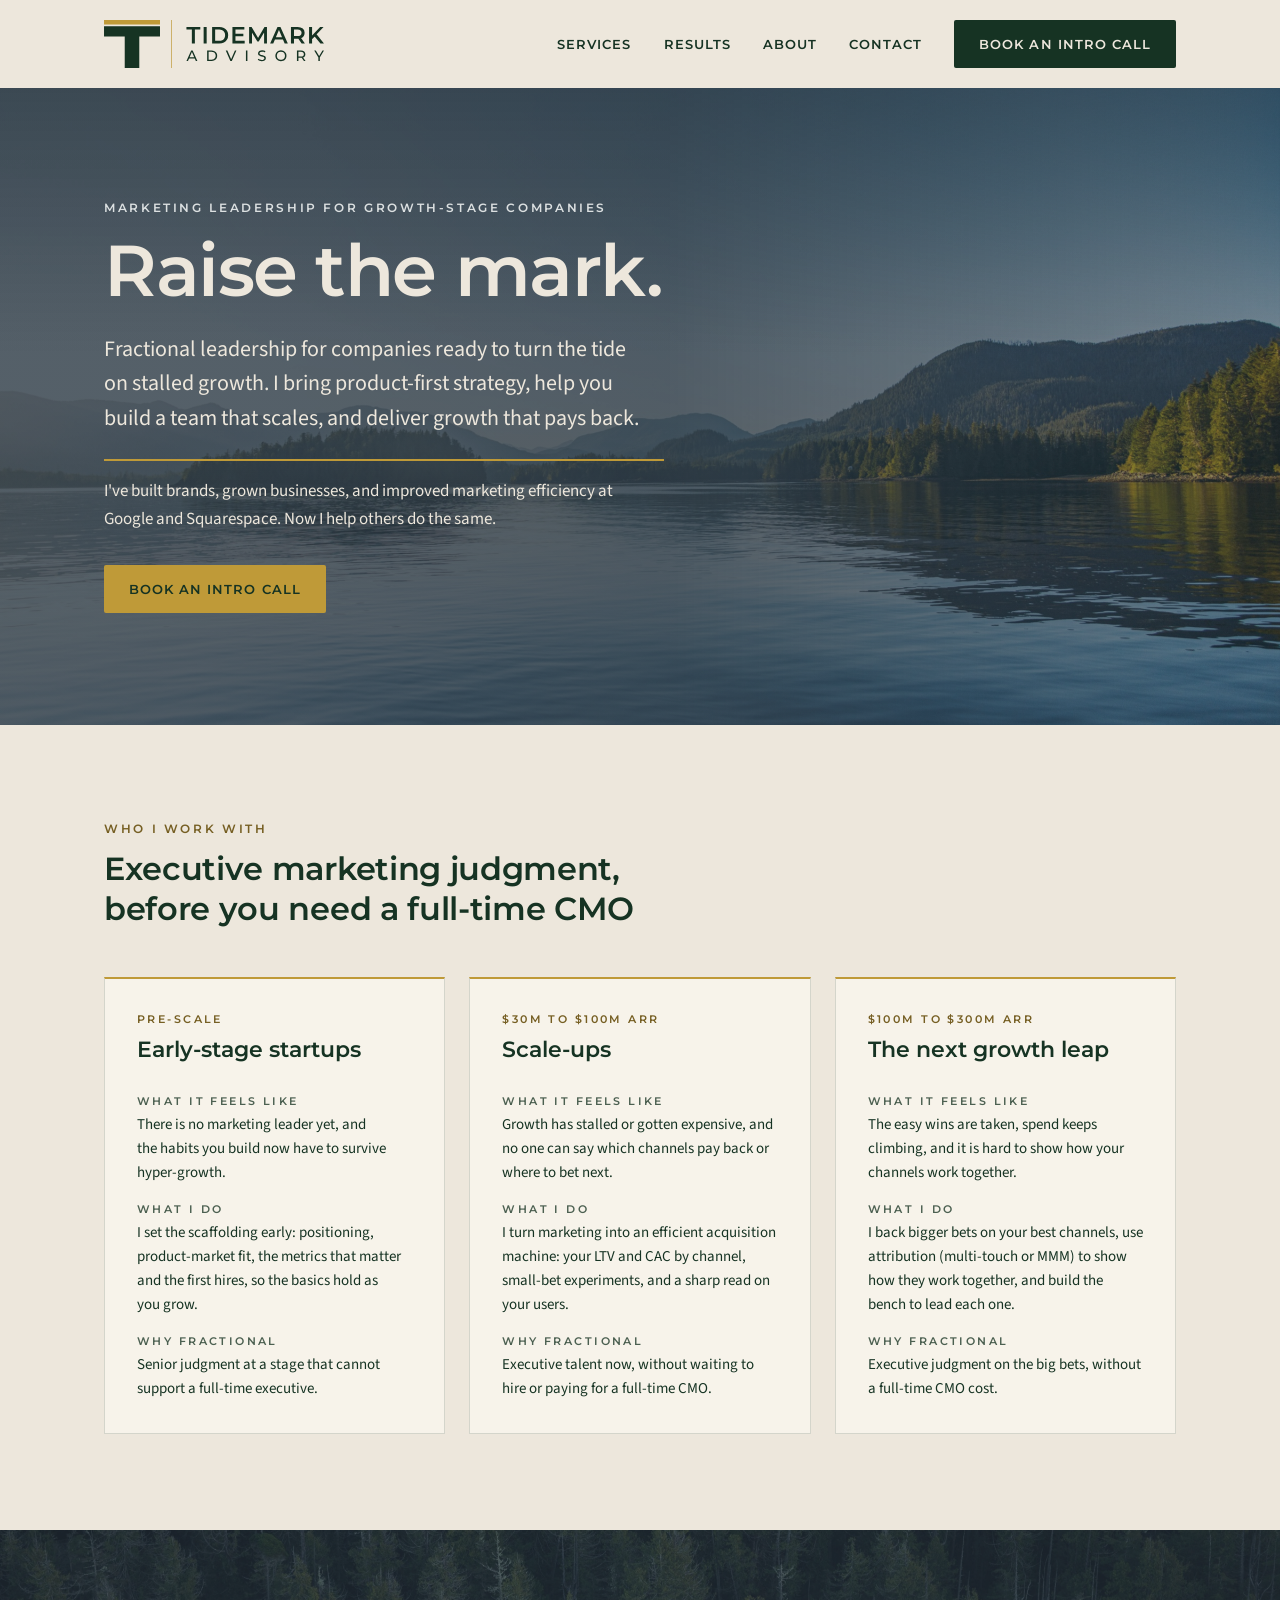
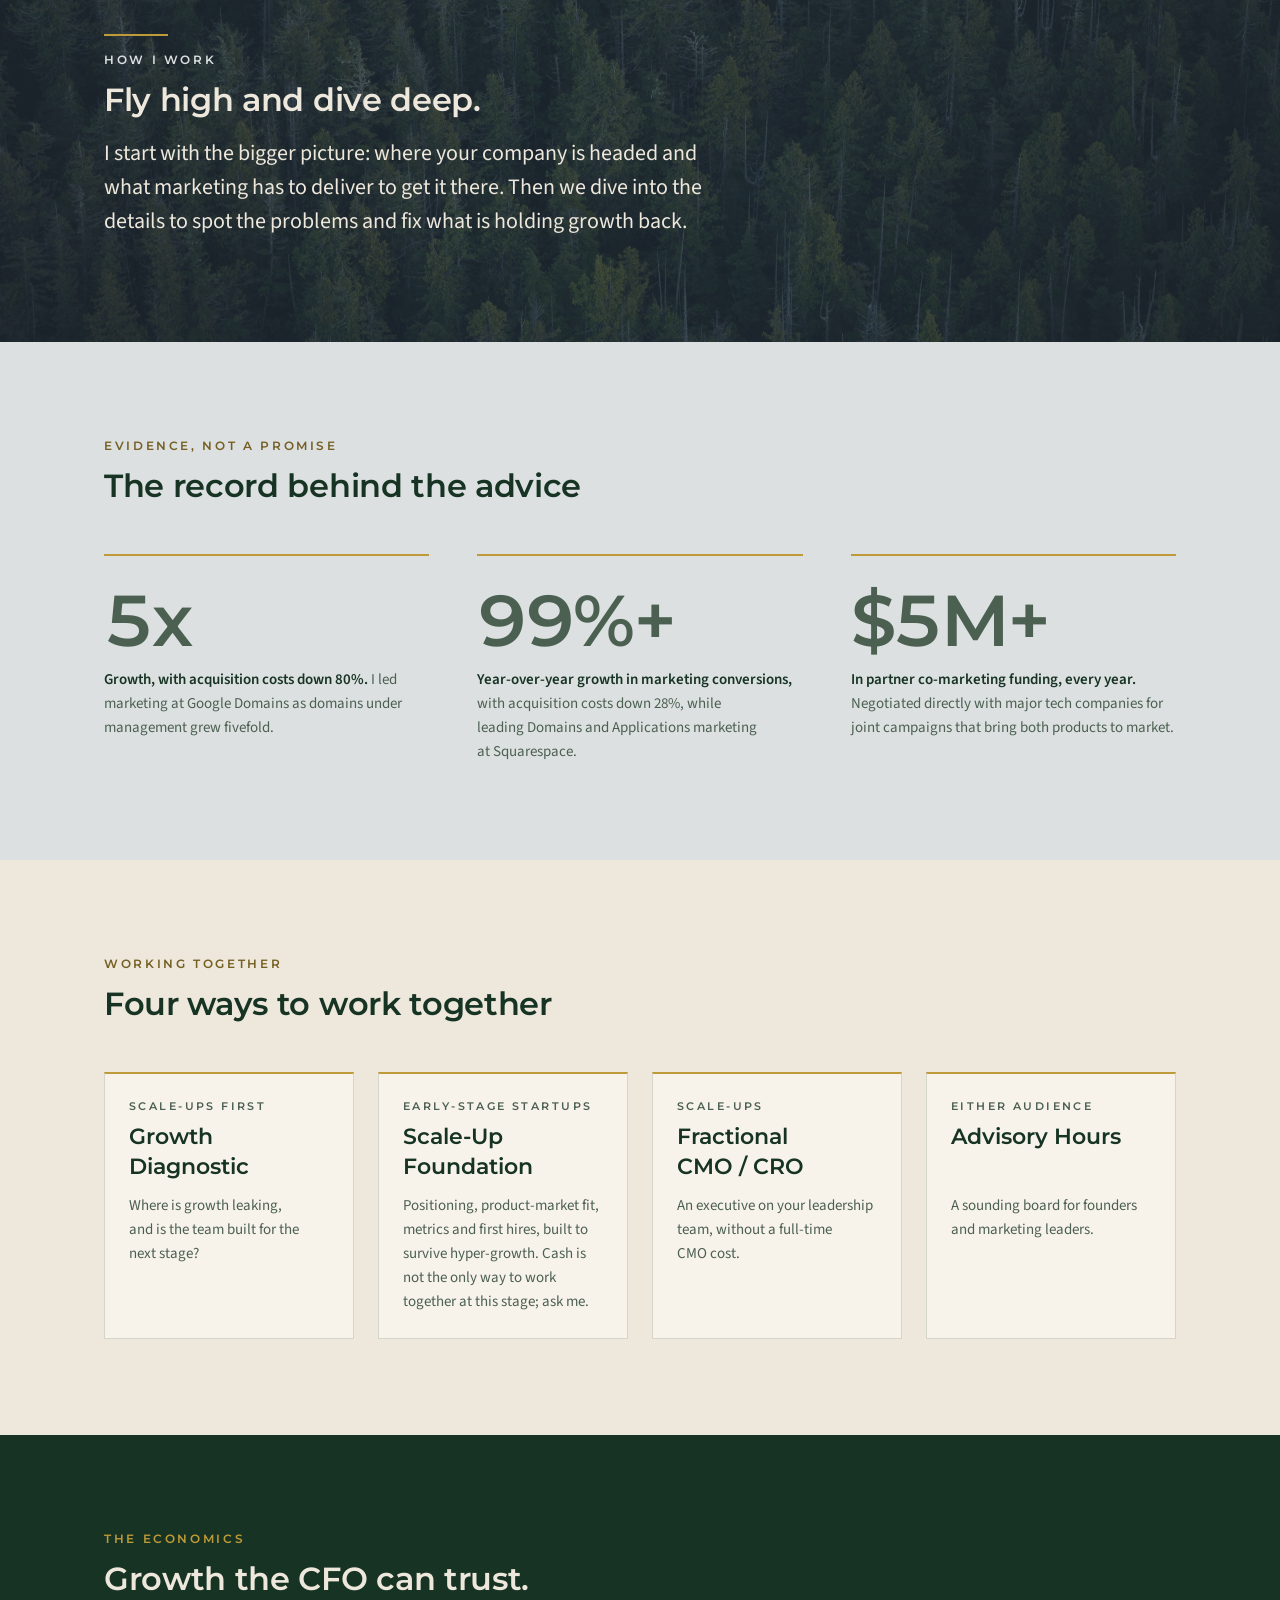
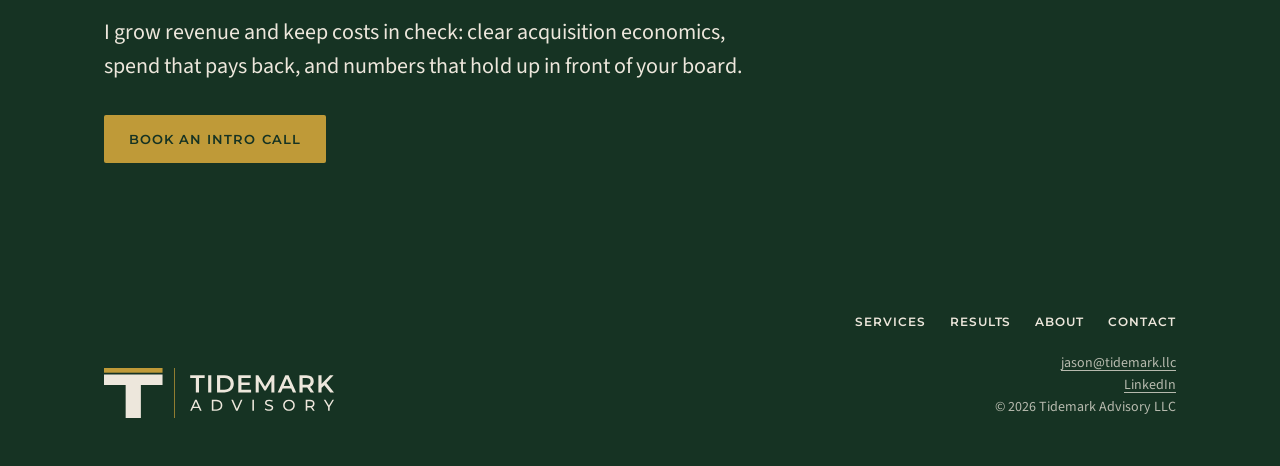
<file: index.html>
<!doctype html>
<html lang="en">
<head>
<meta charset="utf-8">
<meta name="viewport" content="width=device-width, initial-scale=1">
<title>Tidemark Advisory | Fractional CMO for Growth-Stage Companies</title>
<meta name="description" content="Fractional marketing leadership for companies ready to turn the tide on stalled growth. Product-first strategy, help building a team that scales, and growth that pays back.">
<link rel="canonical" href="https://tidemark.llc/">
<meta property="og:type" content="website">
<meta property="og:site_name" content="Tidemark Advisory">
<meta property="og:title" content="Tidemark Advisory | Fractional CMO for Growth-Stage Companies">
<meta property="og:description" content="Fractional marketing leadership for companies ready to turn the tide on stalled growth. Product-first strategy, help building a team that scales, and growth that pays back.">
<meta property="og:url" content="https://tidemark.llc/">
<meta property="og:image" content="https://tidemark.llc/assets/img/og-image.png">
<meta name="twitter:card" content="summary_large_image">
<link rel="icon" href="favicon.svg" type="image/svg+xml">
<link rel="icon" href="favicon-32.png" sizes="32x32" type="image/png">
<link rel="icon" href="favicon-16.png" sizes="16x16" type="image/png">
<link rel="apple-touch-icon" href="apple-touch-icon.png">
<link rel="manifest" href="site.webmanifest">
<meta name="theme-color" content="#163323" media="(prefers-color-scheme: light)">
<meta name="theme-color" content="#0E1A14" media="(prefers-color-scheme: dark)">
<link rel="preload" href="assets/fonts/Montserrat-Variable.woff2" as="font" type="font/woff2" crossorigin>
<link rel="preload" href="assets/fonts/SourceSans3-Variable.woff2" as="font" type="font/woff2" crossorigin>
<link rel="stylesheet" href="assets/css/site.css">
<script>document.documentElement.classList.add("js")</script>
<script src="assets/js/site.js" defer></script>
</head>
<body>
<a class="skip" href="#main">Skip to content</a>
<header class="site-header">
  <div class="wrap">
    <a class="brand" href="index.html"><picture><source media="(prefers-color-scheme: dark)" srcset="assets/img/tidemark-horizontal-reversed.svg"><img src="assets/img/tidemark-horizontal-color.svg" width="220" height="48" alt="Tidemark Advisory, home"></picture></a>
    <nav class="site-nav" aria-label="Main">
      <ul><li><a href="services.html">Services</a></li><li><a href="results.html">Results</a></li><li><a href="about.html">About</a></li><li><a href="contact.html">Contact</a></li></ul>
      <a class="btn btn-primary" href="contact.html">Book an intro call</a>
    </nav>
  </div>
</header>
<main id="main">

<section class="photo hero">
  <div class="shot"><img src="assets/img/photos/hero.jpg" width="2400" height="1600" alt=""></div>
  <div class="veil"></div>
  <div class="inner wrap">
    <p class="eyebrow">Marketing leadership for growth-stage companies</p>
    <h1 class="display">Raise the mark.</h1>
    <p class="lead">Fractional leadership for companies ready to turn the tide on stalled growth. I bring product-first strategy, help you build a team that scales, and deliver growth that pays back.</p>
    <p class="support">I've built brands, grown businesses, and improved marketing efficiency at Google and Squarespace. Now I help others do the same.</p>
    <p class="cta"><a class="btn btn-accent" href="contact.html">Book an intro call</a></p>
  </div>
</section>

<section class="section">
  <div class="wrap">
    <p class="eyebrow">Who I work with</p>
    <h2 class="h2">Executive marketing judgment, before you need a full-time CMO</h2>
    <div class="audiences">
      <article class="card">
        <p class="eyebrow sm">Pre-scale</p>
        <h3 class="h3">Early-stage startups</h3>
        <dl class="body-sm">
          <dt>What it feels like</dt><dd>There is no marketing leader yet, and the habits you build now have to survive hyper-growth.</dd>
          <dt>What I do</dt><dd>I set the scaffolding early: positioning, product-market fit, the metrics that matter and the first hires, so the basics hold as you grow.</dd>
          <dt>Why fractional</dt><dd>Senior judgment at a stage that cannot support a full-time executive.</dd>
        </dl>
      </article>
      <article class="card">
        <p class="eyebrow sm">$30M to $100M ARR</p>
        <h3 class="h3">Scale-ups</h3>
        <dl class="body-sm">
          <dt>What it feels like</dt><dd>Growth has stalled or gotten expensive, and no one can say which channels pay back or where to bet next.</dd>
          <dt>What I do</dt><dd>I turn marketing into an efficient acquisition machine: your LTV and CAC by channel, small-bet experiments, and a sharp read on your users.</dd>
          <dt>Why fractional</dt><dd>Executive talent now, without waiting to hire or paying for a full-time CMO.</dd>
        </dl>
      </article>
      <article class="card">
        <p class="eyebrow sm">$100M to $300M ARR</p>
        <h3 class="h3">The next growth leap</h3>
        <dl class="body-sm">
          <dt>What it feels like</dt><dd>The easy wins are taken, spend keeps climbing, and it is hard to show how your channels work together.</dd>
          <dt>What I do</dt><dd>I back bigger bets on your best channels, use attribution (multi-touch or MMM) to show how they work together, and build the bench to lead each one.</dd>
          <dt>Why fractional</dt><dd>Executive judgment on the big bets, without a full-time CMO cost.</dd>
        </dl>
      </article>
    </div>
  </div>
</section>

<section class="photo photoband">
  <div class="shot"><img src="assets/img/photos/forest-canopy.jpg" width="2400" height="1600" alt="" loading="lazy"></div>
  <div class="veil"></div>
  <div class="inner wrap">
    <div class="rule"></div>
    <p class="eyebrow">How I work</p>
    <h2 class="h2">Fly high and dive deep.</h2>
    <p class="lead">I start with the bigger picture: where your company is headed and what marketing has to deliver to get it there. Then we dive into the details to spot the problems and fix what is holding growth back.</p>
  </div>
</section>

<section class="section cool">
  <div class="wrap">
    <p class="eyebrow">Evidence, not a promise</p>
    <h2 class="h2">The record behind the advice</h2>
    <div class="stats">
      <div class="stat"><p class="figure">5x</p><p class="body-sm"><b>Growth, with acquisition costs down 80%.</b> I led marketing at Google Domains as domains under management grew fivefold.</p></div>
      <div class="stat"><p class="figure">100%+</p><p class="body-sm"><b>Year-over-year growth in marketing conversions,</b> with acquisition costs down 28%, while leading Domains and Applications marketing at Squarespace.</p></div>
      <div class="stat"><p class="figure">$5M+</p><p class="body-sm"><b>In partner co-marketing funding, every year.</b> Negotiated directly with major tech companies for joint campaigns that bring both products to market.</p></div>
    </div>
  </div>
</section>

<section class="section">
  <div class="wrap">
    <p class="eyebrow">Working together</p>
    <h2 class="h2">Four ways to work together</h2>
    <div class="offers">
      <article class="card"><p class="eyebrow sm">Scale-ups first</p><h3 class="h3">Growth Diagnostic</h3><p class="body-sm">Where is growth leaking, and is the team built for the next stage?</p></article>
      <article class="card"><p class="eyebrow sm">Early-stage startups</p><h3 class="h3">Scale-Up Foundation</h3><p class="body-sm">Positioning, product-market fit, metrics and first hires, built to survive hyper-growth. Cash is not the only way to work together at this stage; ask me.</p></article>
      <article class="card"><p class="eyebrow sm">Scale-ups</p><h3 class="h3">Fractional CMO / CRO</h3><p class="body-sm">An executive on your leadership team, without a full-time CMO cost.</p></article>
      <article class="card"><p class="eyebrow sm">Either audience</p><h3 class="h3">Advisory Hours</h3><p class="body-sm">A sounding board for founders and marketing leaders.</p></article>
    </div>
  </div>
</section>

<section class="band">
  <div class="wrap">
    <p class="eyebrow">The economics</p>
    <h2 class="h2">Growth the CFO can trust.</h2>
    <p class="lead">I grow revenue and keep costs in check: clear acquisition economics, spend that pays back, and numbers that hold up in front of your board.</p>
    <a class="btn btn-accent" href="contact.html">Book an intro call</a>
  </div>
</section>
</main>
<footer class="site-footer">
  <div class="wrap">
    <a href="index.html"><img src="assets/img/tidemark-horizontal-reversed.svg" width="230" height="50" alt="Tidemark Advisory"></a>
    <div class="meta">
      <ul><li><a href="services.html">Services</a></li><li><a href="results.html">Results</a></li><li><a href="about.html">About</a></li><li><a href="contact.html">Contact</a></li></ul>
      <p><a href="mailto:jason@tidemark.llc">jason@tidemark.llc</a><br><a href="https://www.linkedin.com/in/jasonsanio" target="_blank" rel="noopener noreferrer" aria-label="Jason Sanio on LinkedIn (opens in a new tab)">LinkedIn</a><br>© 2026 Tidemark Advisory LLC</p>
    </div>
  </div>
</footer>
  <!-- Cloudflare Web Analytics --><script defer src='https://static.cloudflareinsights.com/beacon.min.js' data-cf-beacon='{"token": "929f76ebe7434eb6bf76ff28fde62afd"}'></script><!-- End Cloudflare Web Analytics -->
</body>
</html>
</file>
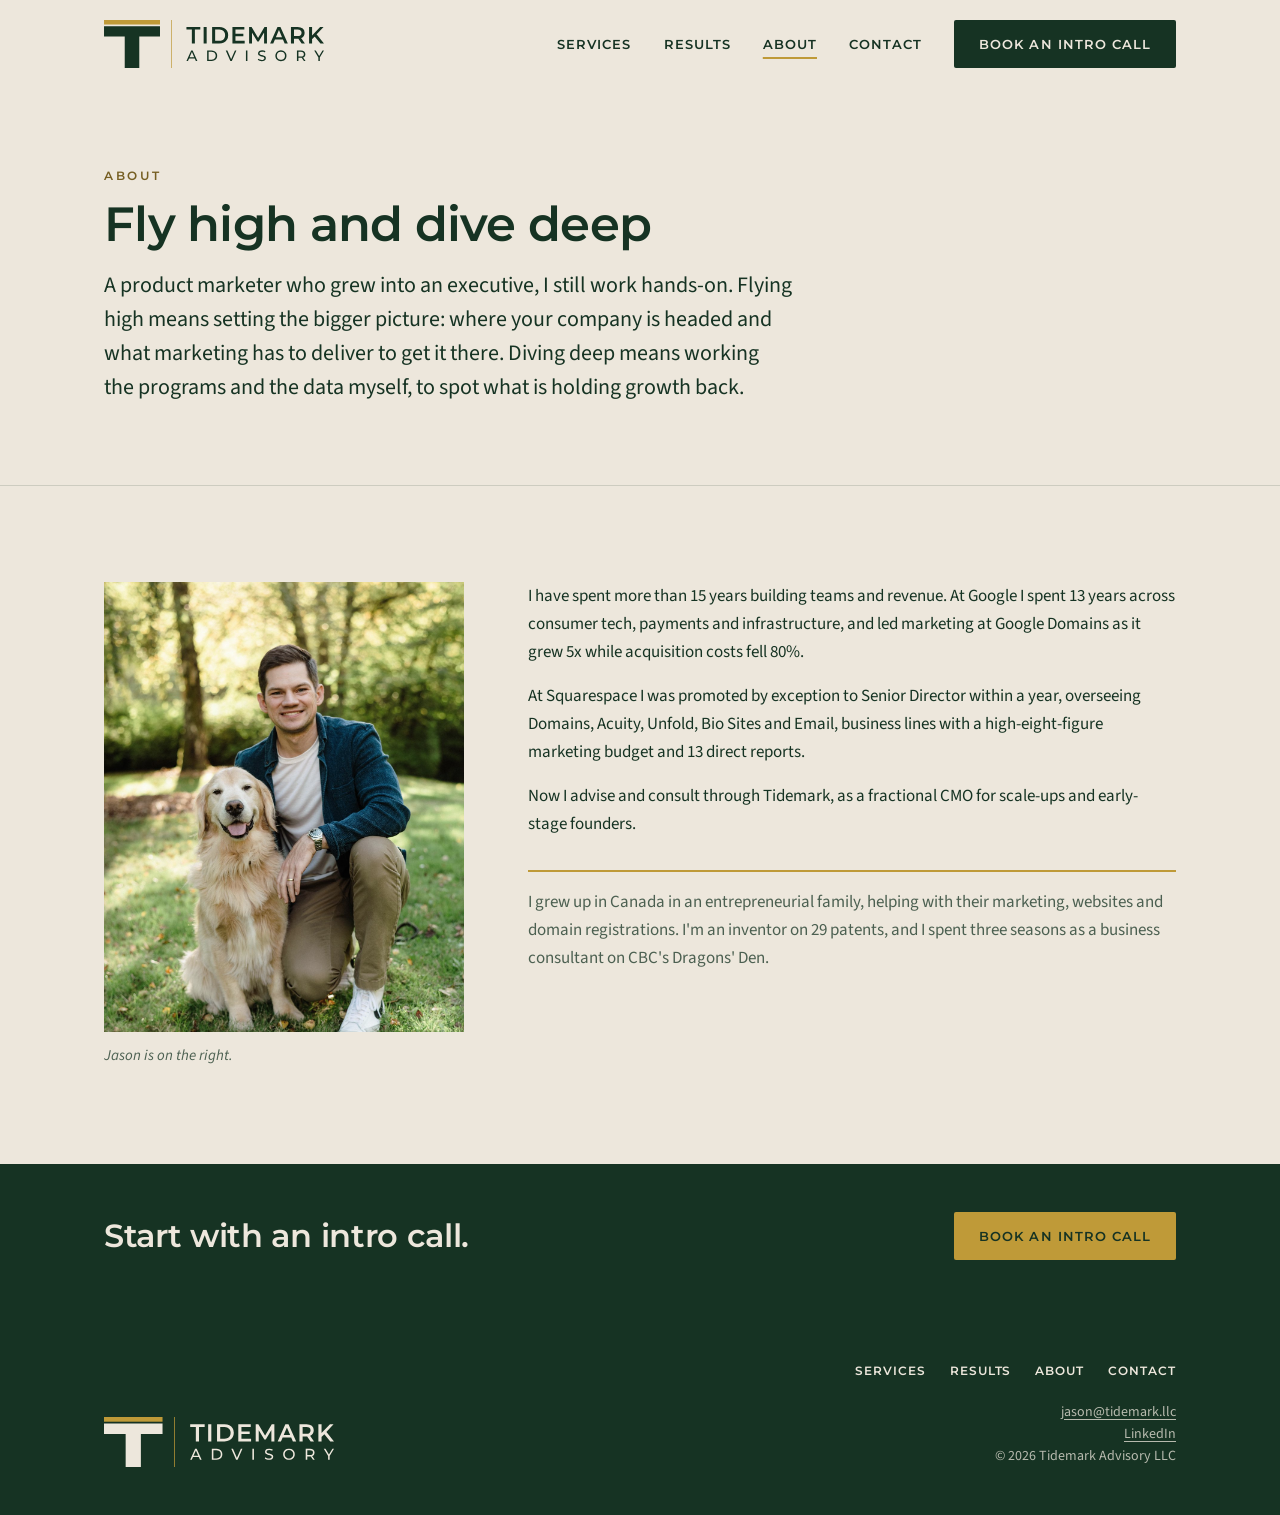
<file: about.html>
<!doctype html>
<html lang="en">
<head>
<meta charset="utf-8">
<meta name="viewport" content="width=device-width, initial-scale=1">
<title>About Jason Sanio | Tidemark Advisory</title>
<meta name="description" content="Jason Sanio is a product-first fractional CMO: 13 years at Google, Senior Director at Squarespace, and now advising scale-ups and early-stage founders through Tidemark.">
<link rel="canonical" href="https://tidemark.llc/about.html">
<meta property="og:type" content="website">
<meta property="og:site_name" content="Tidemark Advisory">
<meta property="og:title" content="About Jason Sanio | Tidemark Advisory">
<meta property="og:description" content="Jason Sanio is a product-first fractional CMO: 13 years at Google, Senior Director at Squarespace, and now advising scale-ups and early-stage founders through Tidemark.">
<meta property="og:url" content="https://tidemark.llc/about.html">
<meta property="og:image" content="https://tidemark.llc/assets/img/og-image.png">
<meta name="twitter:card" content="summary_large_image">
<link rel="icon" href="favicon.svg" type="image/svg+xml">
<link rel="icon" href="favicon-32.png" sizes="32x32" type="image/png">
<link rel="icon" href="favicon-16.png" sizes="16x16" type="image/png">
<link rel="apple-touch-icon" href="apple-touch-icon.png">
<link rel="manifest" href="site.webmanifest">
<meta name="theme-color" content="#163323" media="(prefers-color-scheme: light)">
<meta name="theme-color" content="#0E1A14" media="(prefers-color-scheme: dark)">
<link rel="preload" href="assets/fonts/Montserrat-Variable.woff2" as="font" type="font/woff2" crossorigin>
<link rel="preload" href="assets/fonts/SourceSans3-Variable.woff2" as="font" type="font/woff2" crossorigin>
<link rel="stylesheet" href="assets/css/site.css">
<script>document.documentElement.classList.add("js")</script>
<script src="assets/js/site.js" defer></script>
</head>
<body>
<a class="skip" href="#main">Skip to content</a>
<header class="site-header">
  <div class="wrap">
    <a class="brand" href="index.html"><picture><source media="(prefers-color-scheme: dark)" srcset="assets/img/tidemark-horizontal-reversed.svg"><img src="assets/img/tidemark-horizontal-color.svg" width="220" height="48" alt="Tidemark Advisory, home"></picture></a>
    <nav class="site-nav" aria-label="Main">
      <ul><li><a href="services.html">Services</a></li><li><a href="results.html">Results</a></li><li><a href="about.html" aria-current="page">About</a></li><li><a href="contact.html">Contact</a></li></ul>
      <a class="btn btn-primary" href="contact.html">Book an intro call</a>
    </nav>
  </div>
</header>
<main id="main">

<section class="page-head">
  <div class="wrap">
    <p class="eyebrow">About</p>
    <h1 class="h1">Fly high and dive deep</h1>
    <p class="lead">A product marketer who grew into an executive, I still work hands-on. Flying high means setting the bigger picture: where your company is headed and what marketing has to deliver to get it there. Diving deep means working the programs and the data myself, to spot what is holding growth back.</p>
  </div>
</section>
<section class="section">
  <div class="wrap about">
    <figure class="side">
      <img class="candid" src="assets/img/jason-sanio-outdoors.jpg" width="1200" height="1800" alt="Jason Sanio outdoors with his golden retriever, Theo">
      <figcaption class="body-sm">Jason is on the right.</figcaption>
    </figure>
    <div class="bio">
      <p>I have spent more than 15 years building teams and revenue. At Google I spent 13 years across consumer tech, payments and infrastructure, and led marketing at Google Domains as it grew 5x while acquisition costs fell 80%.</p>
      <p>At Squarespace I was promoted by exception to Senior Director within a year, overseeing Domains, Acuity, Unfold, Bio Sites and Email, business lines with a high-eight-figure marketing budget and 13 direct reports.</p>
      <p>Now I advise and consult through Tidemark, as a fractional CMO for scale-ups and early-stage founders.</p>
      <p class="fun">I grew up in Canada in an entrepreneurial family, helping with their marketing, websites and domain registrations. I'm an inventor on 29 patents, and I spent three seasons as a business consultant on CBC's Dragons' Den.</p>
    </div>
  </div>
</section>
<section class="band slim">
  <div class="wrap"><h2 class="h2">Start with an intro call.</h2><a class="btn btn-accent" href="contact.html">Book an intro call</a></div>
</section>
</main>
<footer class="site-footer">
  <div class="wrap">
    <a href="index.html"><img src="assets/img/tidemark-horizontal-reversed.svg" width="230" height="50" alt="Tidemark Advisory"></a>
    <div class="meta">
      <ul><li><a href="services.html">Services</a></li><li><a href="results.html">Results</a></li><li><a href="about.html">About</a></li><li><a href="contact.html">Contact</a></li></ul>
      <p><a href="mailto:jason@tidemark.llc">jason@tidemark.llc</a><br><a href="https://www.linkedin.com/in/jasonsanio" target="_blank" rel="noopener noreferrer" aria-label="Jason Sanio on LinkedIn (opens in a new tab)">LinkedIn</a><br>© 2026 Tidemark Advisory LLC</p>
    </div>
  </div>
</footer>
  <!-- Cloudflare Web Analytics --><script defer src='https://static.cloudflareinsights.com/beacon.min.js' data-cf-beacon='{"token": "929f76ebe7434eb6bf76ff28fde62afd"}'></script><!-- End Cloudflare Web Analytics -->
</body>
</html>
</file>
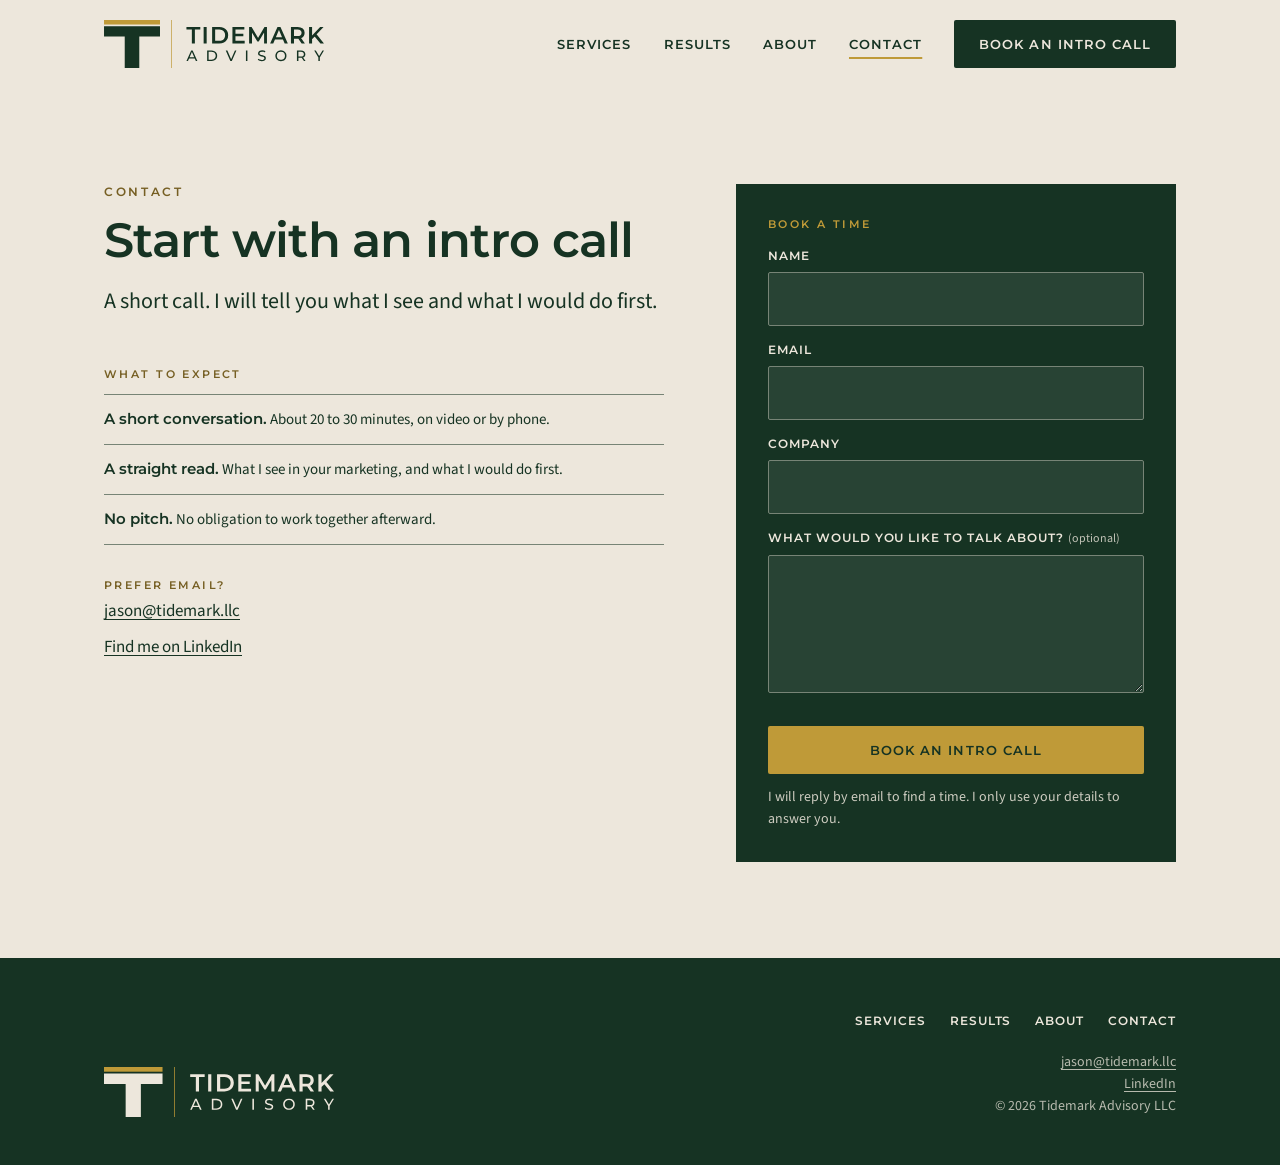
<file: contact.html>
<!doctype html>
<html lang="en">
<head>
<meta charset="utf-8">
<meta name="viewport" content="width=device-width, initial-scale=1">
<title>Contact | Tidemark Advisory</title>
<meta name="description" content="Book an intro call with Jason Sanio. A short call: what I see, and what I would do first.">
<link rel="canonical" href="https://tidemark.llc/contact.html">
<meta property="og:type" content="website">
<meta property="og:site_name" content="Tidemark Advisory">
<meta property="og:title" content="Contact | Tidemark Advisory">
<meta property="og:description" content="Book an intro call with Jason Sanio. A short call: what I see, and what I would do first.">
<meta property="og:url" content="https://tidemark.llc/contact.html">
<meta property="og:image" content="https://tidemark.llc/assets/img/og-image.png">
<meta name="twitter:card" content="summary_large_image">
<link rel="icon" href="favicon.svg" type="image/svg+xml">
<link rel="icon" href="favicon-32.png" sizes="32x32" type="image/png">
<link rel="icon" href="favicon-16.png" sizes="16x16" type="image/png">
<link rel="apple-touch-icon" href="apple-touch-icon.png">
<link rel="manifest" href="site.webmanifest">
<meta name="theme-color" content="#163323" media="(prefers-color-scheme: light)">
<meta name="theme-color" content="#0E1A14" media="(prefers-color-scheme: dark)">
<link rel="preload" href="assets/fonts/Montserrat-Variable.woff2" as="font" type="font/woff2" crossorigin>
<link rel="preload" href="assets/fonts/SourceSans3-Variable.woff2" as="font" type="font/woff2" crossorigin>
<link rel="stylesheet" href="assets/css/site.css">
<script>document.documentElement.classList.add("js")</script>
<script src="assets/js/site.js" defer></script>
</head>
<body>
<a class="skip" href="#main">Skip to content</a>
<header class="site-header">
  <div class="wrap">
    <a class="brand" href="index.html"><picture><source media="(prefers-color-scheme: dark)" srcset="assets/img/tidemark-horizontal-reversed.svg"><img src="assets/img/tidemark-horizontal-color.svg" width="220" height="48" alt="Tidemark Advisory, home"></picture></a>
    <nav class="site-nav" aria-label="Main">
      <ul><li><a href="services.html">Services</a></li><li><a href="results.html">Results</a></li><li><a href="about.html">About</a></li><li><a href="contact.html" aria-current="page">Contact</a></li></ul>
      <a class="btn btn-primary" href="contact.html">Book an intro call</a>
    </nav>
  </div>
</header>
<main id="main">

<section class="section">
  <div class="wrap contact">
    <div class="intro">
      <div class="intro-head">
      <p class="eyebrow">Contact</p>
      <h1 class="h1">Start with an intro call</h1>
      <p class="lead">A short call. I will tell you what I see and what I would do first.</p>
      </div>
      <div class="expect">
        <p class="eyebrow sm">What to expect</p>
        <ul class="body-sm">
          <li><b>A short conversation.</b> About 20 to 30 minutes, on video or by phone.</li>
          <li><b>A straight read.</b> What I see in your marketing, and what I would do first.</li>
          <li><b>No pitch.</b> No obligation to work together afterward.</li>
        </ul>
      </div>
      <div class="reach reach-d">
        <p class="eyebrow sm">Prefer email?</p>
        <p class="email"><a href="mailto:jason@tidemark.llc">jason@tidemark.llc</a></p>
        <p class="social"><a href="https://www.linkedin.com/in/jasonsanio" target="_blank" rel="noopener noreferrer" aria-label="Jason Sanio on LinkedIn (opens in a new tab)">Find me on LinkedIn</a></p>
      </div>
    </div>
    <div class="book" id="book">
      <p class="eyebrow sm">Book a time</p>
      <form class="intro-form" id="intro-form" action="#" method="post" data-endpoint="https://script.google.com/macros/s/AKfycbw6w2yint3seEdex0EyTMitqxa5xjQocogBJjadYpCclmxHV26YH7_v5OlwnRqFihboAA/exec">
        <p class="field"><label for="f-name">Name</label><input id="f-name" name="name" type="text" autocomplete="name" required maxlength="120"></p>
        <p class="field"><label for="f-email">Email</label><input id="f-email" name="email" type="email" autocomplete="email" required maxlength="200"></p>
        <p class="field"><label for="f-company">Company</label><input id="f-company" name="company" type="text" autocomplete="organization" required maxlength="160"></p>
        <p class="field"><label for="f-topic">What would you like to talk about? <span class="opt">(optional)</span></label><textarea id="f-topic" name="topic" rows="4" maxlength="2000"></textarea></p>
        <p class="field hp" aria-hidden="true"><label for="f-web">Leave this empty</label><input id="f-web" name="website" type="text" tabindex="-1" autocomplete="off"></p>
        <button class="btn btn-accent" type="submit">Book an intro call</button>
        <p class="form-note">I will reply by email to find a time. I only use your details to answer you.</p>
        <p class="form-status" role="status" aria-live="polite"></p>
      </form>
    </div>
    <div class="reach reach-m">
      <p class="eyebrow sm">Prefer email?</p>
      <p class="email"><a href="mailto:jason@tidemark.llc">jason@tidemark.llc</a></p>
      <p class="social"><a href="https://www.linkedin.com/in/jasonsanio" target="_blank" rel="noopener noreferrer" aria-label="Jason Sanio on LinkedIn (opens in a new tab)">Find me on LinkedIn</a></p>
    </div>
  </div>
</section>
</main>
<footer class="site-footer">
  <div class="wrap">
    <a href="index.html"><img src="assets/img/tidemark-horizontal-reversed.svg" width="230" height="50" alt="Tidemark Advisory"></a>
    <div class="meta">
      <ul><li><a href="services.html">Services</a></li><li><a href="results.html">Results</a></li><li><a href="about.html">About</a></li><li><a href="contact.html">Contact</a></li></ul>
      <p><a href="mailto:jason@tidemark.llc">jason@tidemark.llc</a><br><a href="https://www.linkedin.com/in/jasonsanio" target="_blank" rel="noopener noreferrer" aria-label="Jason Sanio on LinkedIn (opens in a new tab)">LinkedIn</a><br>© 2026 Tidemark Advisory LLC</p>
    </div>
  </div>
</footer>
  <!-- Cloudflare Web Analytics --><script defer src='https://static.cloudflareinsights.com/beacon.min.js' data-cf-beacon='{"token": "929f76ebe7434eb6bf76ff28fde62afd"}'></script><!-- End Cloudflare Web Analytics -->
</body>
</html>
</file>
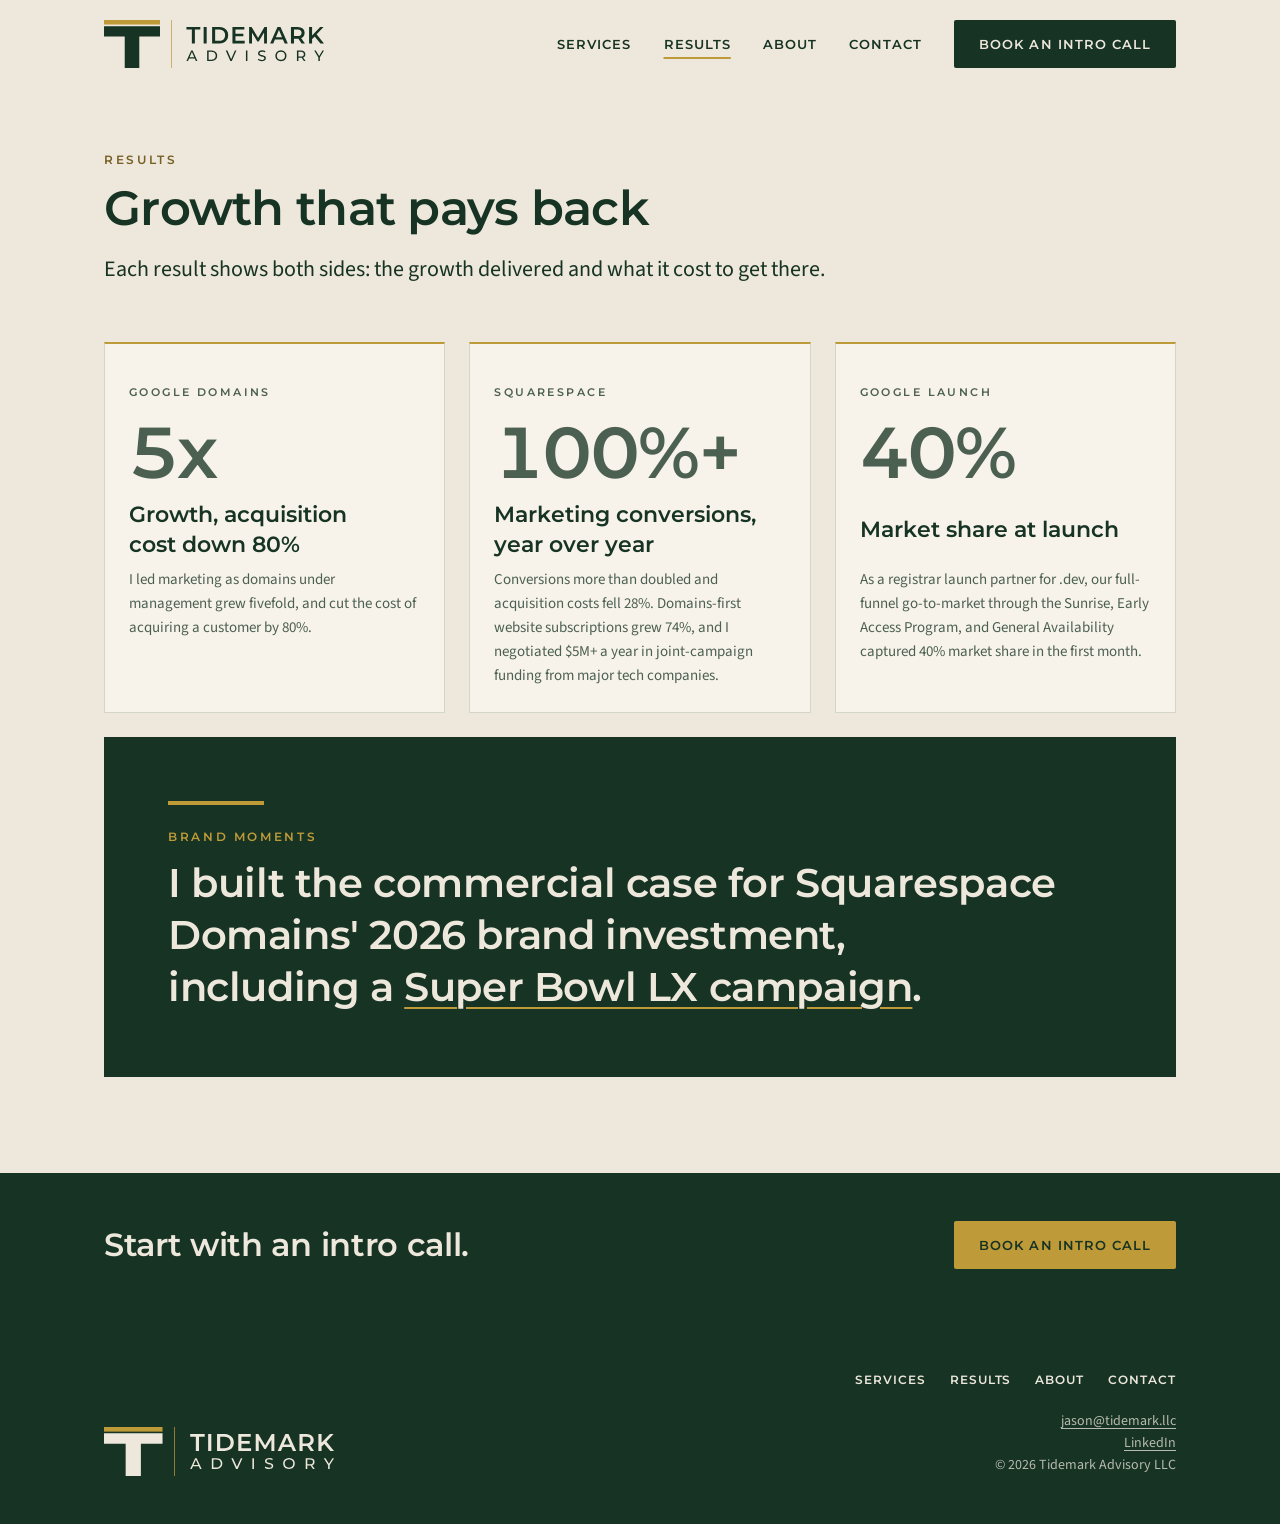
<file: results.html>
<!doctype html>
<html lang="en">
<head>
<meta charset="utf-8">
<meta name="viewport" content="width=device-width, initial-scale=1">
<title>Results: Growth That Pays Back | Tidemark Advisory</title>
<meta name="description" content="Growth that pays back: Google Domains grew 5x with acquisition costs down 80%, Squarespace marketing conversions more than doubled year over year, and the .dev launch at Google reached 40% market share in its first month.">
<link rel="canonical" href="https://tidemark.llc/results.html">
<meta property="og:type" content="website">
<meta property="og:site_name" content="Tidemark Advisory">
<meta property="og:title" content="Results: Growth That Pays Back | Tidemark Advisory">
<meta property="og:description" content="Growth that pays back: Google Domains grew 5x with acquisition costs down 80%, Squarespace marketing conversions more than doubled year over year, and the .dev launch at Google reached 40% market share in its first month.">
<meta property="og:url" content="https://tidemark.llc/results.html">
<meta property="og:image" content="https://tidemark.llc/assets/img/og-image.png">
<meta name="twitter:card" content="summary_large_image">
<link rel="icon" href="favicon.svg" type="image/svg+xml">
<link rel="icon" href="favicon-32.png" sizes="32x32" type="image/png">
<link rel="icon" href="favicon-16.png" sizes="16x16" type="image/png">
<link rel="apple-touch-icon" href="apple-touch-icon.png">
<link rel="manifest" href="site.webmanifest">
<meta name="theme-color" content="#163323" media="(prefers-color-scheme: light)">
<meta name="theme-color" content="#0E1A14" media="(prefers-color-scheme: dark)">
<link rel="preload" href="assets/fonts/Montserrat-Variable.woff2" as="font" type="font/woff2" crossorigin>
<link rel="preload" href="assets/fonts/SourceSans3-Variable.woff2" as="font" type="font/woff2" crossorigin>
<link rel="stylesheet" href="assets/css/site.css">
<script>document.documentElement.classList.add("js")</script>
<script src="assets/js/site.js" defer></script>
</head>
<body>
<a class="skip" href="#main">Skip to content</a>
<header class="site-header">
  <div class="wrap">
    <a class="brand" href="index.html"><picture><source media="(prefers-color-scheme: dark)" srcset="assets/img/tidemark-horizontal-reversed.svg"><img src="assets/img/tidemark-horizontal-color.svg" width="220" height="48" alt="Tidemark Advisory, home"></picture></a>
    <nav class="site-nav" aria-label="Main">
      <ul><li><a href="services.html">Services</a></li><li><a href="results.html" aria-current="page">Results</a></li><li><a href="about.html">About</a></li><li><a href="contact.html">Contact</a></li></ul>
      <a class="btn btn-primary" href="contact.html">Book an intro call</a>
    </nav>
  </div>
</header>
<main id="main">

<section class="page-head compact">
  <div class="wrap">
    <p class="eyebrow">Results</p>
    <h1 class="h1">Growth that pays back</h1>
    <p class="lead">Each result shows both sides: the growth delivered and what it cost to get there.</p>
  </div>
</section>
<section class="section tight">
  <div class="wrap">
    <div class="results">
      <article class="result"><p class="eyebrow sm">Google Domains</p><p class="figure">5x</p><h3 class="h3">Growth, acquisition cost down 80%</h3><p class="body-sm">I led marketing as domains under management grew fivefold, and cut the cost of acquiring a customer by 80%.</p></article>
      <article class="result"><p class="eyebrow sm">Squarespace</p><p class="figure">100%+</p><h3 class="h3">Marketing conversions, year over year</h3><p class="body-sm">Conversions more than doubled and acquisition costs fell 28%. Domains-first website subscriptions grew 74%, and I negotiated $5M+ a year in joint-campaign funding from major tech companies.</p></article>
      <article class="result"><p class="eyebrow sm">Google launch</p><p class="figure">40%</p><h3 class="h3">Market share at launch</h3><p class="body-sm">As a registrar launch partner for .dev, our full-funnel go-to-market through the Sunrise, Early Access Program, and General Availability captured 40% market share in the first month.</p></article>
    </div>
    <div class="moment">
      <div class="bar"></div>
      <p class="eyebrow">Brand moments</p>
      <h2 class="h2">I built the commercial case for Squarespace Domains' 2026 brand investment, including a <a href="https://www.nytimes.com/2026/02/06/arts/television/super-bowl-ads-ranked-2026.html?unlocked_article_code=1.QVE.w_h1.M2xNezHqK2Cn&amp;smid=url-share" target="_blank" rel="noopener">Super Bowl LX campaign</a>.</h2>
    </div>
  </div>
</section>
<section class="band slim">
  <div class="wrap"><h2 class="h2">Start with an intro call.</h2><a class="btn btn-accent" href="contact.html">Book an intro call</a></div>
</section>
</main>
<footer class="site-footer">
  <div class="wrap">
    <a href="index.html"><img src="assets/img/tidemark-horizontal-reversed.svg" width="230" height="50" alt="Tidemark Advisory"></a>
    <div class="meta">
      <ul><li><a href="services.html">Services</a></li><li><a href="results.html">Results</a></li><li><a href="about.html">About</a></li><li><a href="contact.html">Contact</a></li></ul>
      <p><a href="mailto:jason@tidemark.llc">jason@tidemark.llc</a><br><a href="https://www.linkedin.com/in/jasonsanio" target="_blank" rel="noopener noreferrer" aria-label="Jason Sanio on LinkedIn (opens in a new tab)">LinkedIn</a><br>© 2026 Tidemark Advisory LLC</p>
    </div>
  </div>
</footer>
  <!-- Cloudflare Web Analytics --><script defer src='https://static.cloudflareinsights.com/beacon.min.js' data-cf-beacon='{"token": "929f76ebe7434eb6bf76ff28fde62afd"}'></script><!-- End Cloudflare Web Analytics -->
</body>
</html>
</file>
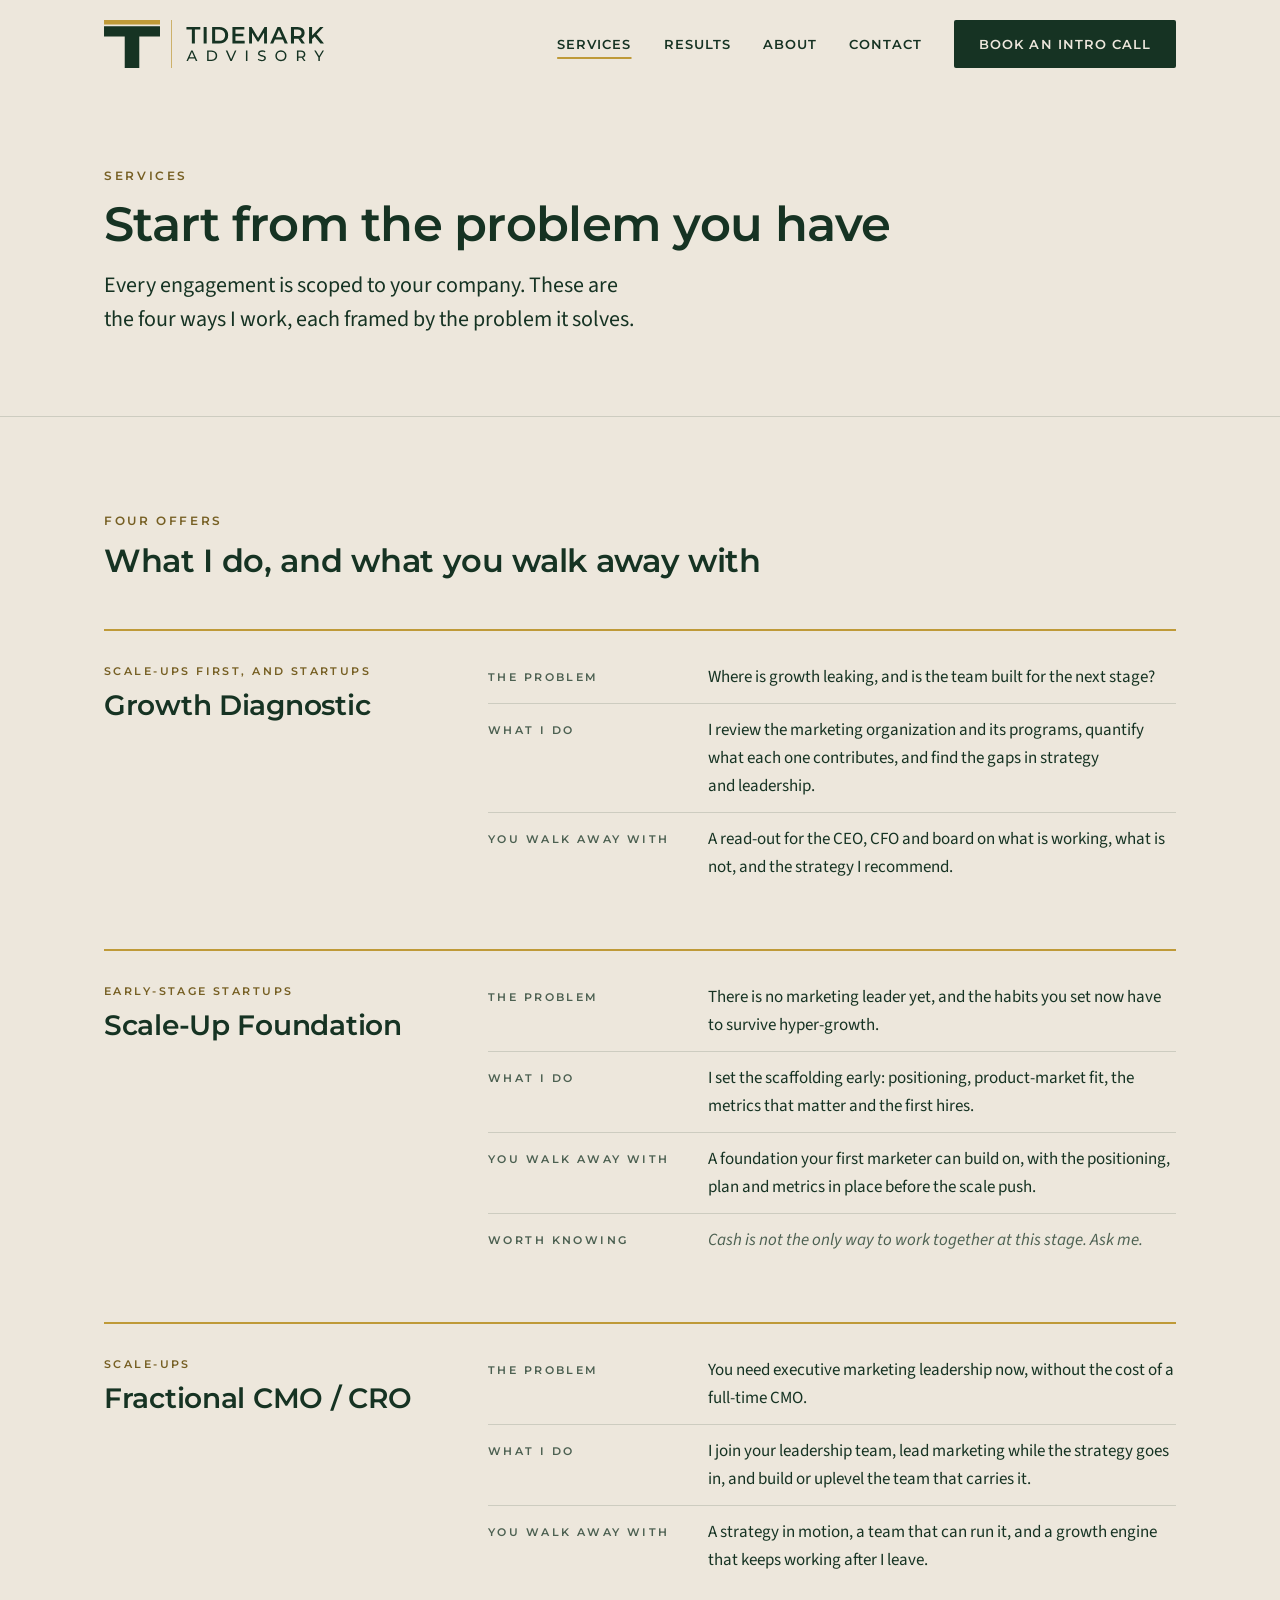
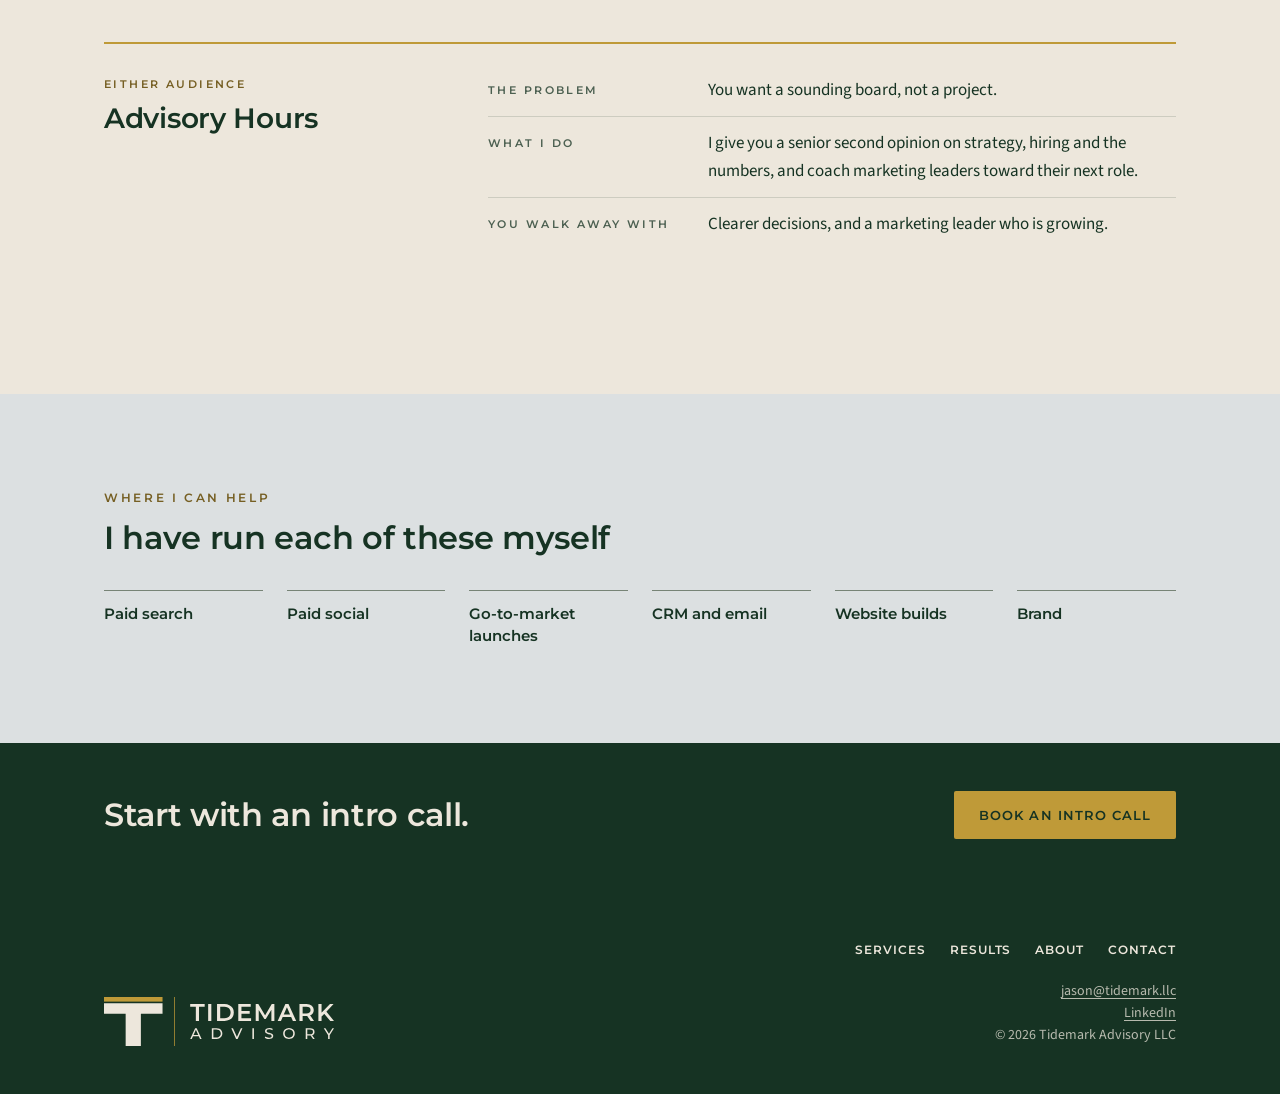
<file: services.html>
<!doctype html>
<html lang="en">
<head>
<meta charset="utf-8">
<meta name="viewport" content="width=device-width, initial-scale=1">
<title>Services | Tidemark Advisory</title>
<meta name="description" content="Four ways to work with Tidemark Advisory, each framed by the problem it solves: Growth Diagnostic, Scale-Up Foundation, Fractional CMO / CRO and Advisory Hours.">
<link rel="canonical" href="https://tidemark.llc/services.html">
<meta property="og:type" content="website">
<meta property="og:site_name" content="Tidemark Advisory">
<meta property="og:title" content="Services | Tidemark Advisory">
<meta property="og:description" content="Four ways to work with Tidemark Advisory, each framed by the problem it solves: Growth Diagnostic, Scale-Up Foundation, Fractional CMO / CRO and Advisory Hours.">
<meta property="og:url" content="https://tidemark.llc/services.html">
<meta property="og:image" content="https://tidemark.llc/assets/img/og-image.png">
<meta name="twitter:card" content="summary_large_image">
<link rel="icon" href="favicon.svg" type="image/svg+xml">
<link rel="icon" href="favicon-32.png" sizes="32x32" type="image/png">
<link rel="icon" href="favicon-16.png" sizes="16x16" type="image/png">
<link rel="apple-touch-icon" href="apple-touch-icon.png">
<link rel="manifest" href="site.webmanifest">
<meta name="theme-color" content="#163323" media="(prefers-color-scheme: light)">
<meta name="theme-color" content="#0E1A14" media="(prefers-color-scheme: dark)">
<link rel="preload" href="assets/fonts/Montserrat-Variable.woff2" as="font" type="font/woff2" crossorigin>
<link rel="preload" href="assets/fonts/SourceSans3-Variable.woff2" as="font" type="font/woff2" crossorigin>
<link rel="stylesheet" href="assets/css/site.css">
<script>document.documentElement.classList.add("js")</script>
<script src="assets/js/site.js" defer></script>
</head>
<body>
<a class="skip" href="#main">Skip to content</a>
<header class="site-header">
  <div class="wrap">
    <a class="brand" href="index.html"><picture><source media="(prefers-color-scheme: dark)" srcset="assets/img/tidemark-horizontal-reversed.svg"><img src="assets/img/tidemark-horizontal-color.svg" width="220" height="48" alt="Tidemark Advisory, home"></picture></a>
    <nav class="site-nav" aria-label="Main">
      <ul><li><a href="services.html" aria-current="page">Services</a></li><li><a href="results.html">Results</a></li><li><a href="about.html">About</a></li><li><a href="contact.html">Contact</a></li></ul>
      <a class="btn btn-primary" href="contact.html">Book an intro call</a>
    </nav>
  </div>
</header>
<main id="main">

<section class="page-head">
  <div class="wrap">
    <p class="eyebrow">Services</p>
    <h1 class="h1">Start from the problem you have</h1>
    <p class="lead">Every engagement is scoped to your company. These are the four ways I work, each framed by the problem it solves.</p>
  </div>
</section>
<section class="section">
  <div class="wrap">
    <p class="eyebrow">Four offers</p>
    <h2 class="h2">What I do, and what you walk away with</h2>
    <div class="offer-list">
<article class="offer"><div><p class="eyebrow sm">Scale-ups first, and startups</p><h2 class="h2">Growth Diagnostic</h2></div><dl><div class="row"><dt>The problem</dt><dd>Where is growth leaking, and is the team built for the next stage?</dd></div><div class="row"><dt>What I do</dt><dd>I review the marketing organization and its programs, quantify what each one contributes, and find the gaps in strategy and leadership.</dd></div><div class="row"><dt>You walk away with</dt><dd>A read-out for the CEO, CFO and board on what is working, what is not, and the strategy I recommend.</dd></div></dl></article>
<article class="offer"><div><p class="eyebrow sm">Early-stage startups</p><h2 class="h2">Scale-Up Foundation</h2></div><dl><div class="row"><dt>The problem</dt><dd>There is no marketing leader yet, and the habits you set now have to survive hyper-growth.</dd></div><div class="row"><dt>What I do</dt><dd>I set the scaffolding early: positioning, product-market fit, the metrics that matter and the first hires.</dd></div><div class="row"><dt>You walk away with</dt><dd>A foundation your first marketer can build on, with the positioning, plan and metrics in place before the scale push.</dd></div><div class="row"><dt>Worth knowing</dt><dd class="hint">Cash is not the only way to work together at this stage. Ask me.</dd></div></dl></article>
<article class="offer"><div><p class="eyebrow sm">Scale-ups</p><h2 class="h2">Fractional CMO / CRO</h2></div><dl><div class="row"><dt>The problem</dt><dd>You need executive marketing leadership now, without the cost of a full-time CMO.</dd></div><div class="row"><dt>What I do</dt><dd>I join your leadership team, lead marketing while the strategy goes in, and build or uplevel the team that carries it.</dd></div><div class="row"><dt>You walk away with</dt><dd>A strategy in motion, a team that can run it, and a growth engine that keeps working after I leave.</dd></div></dl></article>
<article class="offer"><div><p class="eyebrow sm">Either audience</p><h2 class="h2">Advisory Hours</h2></div><dl><div class="row"><dt>The problem</dt><dd>You want a sounding board, not a project.</dd></div><div class="row"><dt>What I do</dt><dd>I give you a senior second opinion on strategy, hiring and the numbers, and coach marketing leaders toward their next role.</dd></div><div class="row"><dt>You walk away with</dt><dd>Clearer decisions, and a marketing leader who is growing.</dd></div></dl></article>
    </div>
  </div>
</section>
<section class="section cool">
  <div class="wrap">
    <p class="eyebrow">Where I can help</p>
    <h2 class="h2">I have run each of these myself</h2>
    <ul class="channels"><li>Paid search</li><li>Paid social</li><li>Go-to-market launches</li><li>CRM and email</li><li>Website builds</li><li>Brand</li></ul>
  </div>
</section>
<section class="band slim">
  <div class="wrap"><h2 class="h2">Start with an intro call.</h2><a class="btn btn-accent" href="contact.html">Book an intro call</a></div>
</section>
</main>
<footer class="site-footer">
  <div class="wrap">
    <a href="index.html"><img src="assets/img/tidemark-horizontal-reversed.svg" width="230" height="50" alt="Tidemark Advisory"></a>
    <div class="meta">
      <ul><li><a href="services.html">Services</a></li><li><a href="results.html">Results</a></li><li><a href="about.html">About</a></li><li><a href="contact.html">Contact</a></li></ul>
      <p><a href="mailto:jason@tidemark.llc">jason@tidemark.llc</a><br><a href="https://www.linkedin.com/in/jasonsanio" target="_blank" rel="noopener noreferrer" aria-label="Jason Sanio on LinkedIn (opens in a new tab)">LinkedIn</a><br>© 2026 Tidemark Advisory LLC</p>
    </div>
  </div>
</footer>
  <!-- Cloudflare Web Analytics --><script defer src='https://static.cloudflareinsights.com/beacon.min.js' data-cf-beacon='{"token": "929f76ebe7434eb6bf76ff28fde62afd"}'></script><!-- End Cloudflare Web Analytics -->
</body>
</html>
</file>
<file: assets/css/site.css>
/* Tidemark Advisory — site styles. Values come from the Tidemark design system (tokens.json). */

@font-face { font-family: "Montserrat"; src: url("../fonts/Montserrat-Variable.woff2") format("woff2"); font-weight: 100 900; font-style: normal; font-display: swap; }
@font-face { font-family: "Source Sans 3"; src: url("../fonts/SourceSans3-Variable.woff2") format("woff2"); font-weight: 200 900; font-style: normal; font-display: swap; }
@font-face { font-family: "Source Sans 3"; src: url("../fonts/SourceSans3-Italic-Variable.woff2") format("woff2"); font-weight: 200 900; font-style: italic; font-display: swap; }

:root {
  /* brand */
  --forest-green: #163323;
  --cream-canvas: #EDE7DC;
  --burnished-gold: #BF9A38;
  --gold-ink: #765F23;
  --paper: #F7F3EA;
  --forest-lift: #1C3A2A;
  --slate: #2A3843;
  --mist: #DCE0E1;
  --overlay: #2A38439E;
  --veil-strong: #2A3843CC; /* 80%: behind hero text */
  --veil-top: #2A38438C;    /* 55%: extra weight at the very top, where the sky is brightest */
  --veil-soft: #2A384380;   /* 50%: lets the right side of the photo breathe */
  /* roles */
  --surface: var(--cream-canvas);
  --surface-raised: var(--paper);
  --surface-cool: var(--mist);
  --surface-inverse: var(--forest-green);
  --ink: var(--forest-green);
  --ink-muted: #4C6051;
  --ink-inverse: var(--cream-canvas);
  --accent: var(--burnished-gold);
  --accent-text: var(--gold-ink);
  --on-accent: var(--forest-green);
  --line: #16332326;
  --line-strong: #778476;
  --primary-bg: var(--forest-green);
  --primary-fg: var(--cream-canvas);
  --footer-bg: var(--forest-green);
  --ring: var(--forest-green);
  color-scheme: light dark;
  /* type */
  --font-display: "Montserrat", "Avenir Next", "Helvetica Neue", Arial, sans-serif;
  --font-body: "Source Sans 3", "Source Sans Pro", "Segoe UI", "Helvetica Neue", Arial, sans-serif;
  /* space */
  --space-1: 4px; --space-2: 8px; --space-3: 12px; --space-4: 16px; --space-5: 24px;
  --space-6: 32px; --space-7: 48px; --space-8: 64px; --space-9: 96px;
  --gutter: clamp(20px, 5vw, 64px);
  --section: clamp(64px, 9vw, 96px);
  --rule-mark: 2px;
  --radius-sm: 2px;
}

*, *::before, *::after { box-sizing: border-box; }
html { -webkit-text-size-adjust: 100%; }
body { margin: 0; background: var(--surface); color: var(--ink); font-family: var(--font-body); font-size: 17px; line-height: 28px; -webkit-font-smoothing: antialiased; }
h1, h2, h3, p, figure, blockquote, dl, dd { margin: 0; }
img { display: block; max-width: 100%; height: auto; }
a { color: inherit; }
:focus-visible { outline: 2px solid var(--ring); outline-offset: 3px; }
.on-dark :focus-visible, .hero :focus-visible, .band :focus-visible, .site-footer :focus-visible { outline-color: var(--burnished-gold); }

.wrap { width: 100%; max-width: 1200px; margin: 0 auto; padding-inline: var(--gutter); }
.skip { position: absolute; left: -9999px; top: 0; background: var(--forest-green); color: var(--cream-canvas); padding: 12px 16px; z-index: 30; }
.skip:focus { left: 16px; top: 16px; }

/* type */
.display { font-family: var(--font-display); font-weight: 600; font-size: clamp(44px, 6.4vw, 72px); line-height: 1.06; letter-spacing: -0.02em; }
.h1 { font-family: var(--font-display); font-weight: 600; font-size: clamp(34px, 4.6vw, 48px); line-height: 1.17; letter-spacing: -0.015em; }
.h2 { font-family: var(--font-display); font-weight: 600; font-size: clamp(26px, 3vw, 32px); line-height: 1.25; letter-spacing: -0.01em; }
.h3 { font-family: var(--font-display); font-weight: 600; font-size: 22px; line-height: 30px; }
.lead { font-size: clamp(19px, 2vw, 22px); line-height: 1.55; }
.body-sm { font-size: 15px; line-height: 24px; }
.eyebrow { font-family: var(--font-display); font-weight: 600; font-size: 12px; line-height: 16px; letter-spacing: 0.22em; text-transform: uppercase; color: var(--accent-text); }
.eyebrow.sm { font-size: 11px; }
.muted { color: var(--ink-muted); }

/* buttons */
.btn { font-family: var(--font-display); font-weight: 600; font-size: 13px; line-height: 16px; letter-spacing: .08em; text-transform: uppercase; min-height: 48px; padding: 0 var(--space-5); border-radius: var(--radius-sm); border: 1px solid transparent; display: inline-flex; align-items: center; justify-content: center; text-decoration: none; white-space: nowrap; }
.btn-primary { background: var(--primary-bg); color: var(--primary-fg); }
.btn-accent { background: var(--burnished-gold); color: var(--forest-green); }

/* header */
.site-header .wrap { min-height: 88px; display: flex; align-items: center; justify-content: space-between; gap: var(--space-5); }
.brand img { width: 220px; height: auto; }
.site-nav { display: flex; align-items: center; gap: var(--space-6); }
.site-nav ul { list-style: none; margin: 0; padding: 0; display: flex; gap: var(--space-6); }
.site-nav a:not(.btn) { font-family: var(--font-display); font-weight: 600; font-size: 13px; letter-spacing: .08em; text-transform: uppercase; text-decoration: none; padding: 8px 0; }
.site-nav a[aria-current="page"] { text-decoration: underline; text-decoration-color: var(--burnished-gold); text-decoration-thickness: 2px; text-underline-offset: 8px; }

/* photo slots: a flat slate field until a photo is added inside .shot */
.photo { position: relative; overflow: hidden; background: var(--slate); color: var(--cream-canvas); }
.photo .shot, .photo .veil { position: absolute; inset: 0; }
.photo .shot img { width: 100%; height: 100%; object-fit: cover; }
.photo .veil { background: var(--overlay); }
.photo .inner { position: relative; }

/* home: hero */
.hero .veil { background: linear-gradient(180deg, var(--veil-top) 0%, transparent 42%), linear-gradient(90deg, var(--veil-strong) 0%, var(--veil-strong) 52%, var(--veil-soft) 100%); }
.hero .inner { padding-block: clamp(72px, 10vw, 112px); }
.hero .eyebrow { color: var(--mist); }
.hero h1 { margin-top: var(--space-4); }
.hero .lead { margin-top: var(--space-5); max-width: 600px; }
.hero .support { margin-top: var(--space-5); max-width: 560px; padding-top: var(--space-4); border-top: var(--rule-mark) solid var(--burnished-gold); }
.hero .cta { margin-top: var(--space-6); }

.section { padding-block: var(--section); }
.section h2 { margin-top: var(--space-3); max-width: 760px; }
.cool { background: var(--surface-cool); }
.raised { background: var(--surface-raised); }

.card { background: var(--surface-raised); border: 1px solid var(--line); border-top: var(--rule-mark) solid var(--burnished-gold); padding: var(--space-5); }
.card h3 { margin: var(--space-2) 0 var(--space-3); }

/* home: audiences */
.audiences { display: grid; grid-template-columns: repeat(3, 1fr); gap: var(--space-5); margin-top: var(--space-7); }
.audiences .card { padding: clamp(24px, 3vw, 32px); }
.audiences dt { font-family: var(--font-display); font-weight: 600; font-size: 11px; line-height: 16px; letter-spacing: .22em; text-transform: uppercase; color: var(--ink-muted); margin-top: var(--space-4); }
.audiences dd { margin-top: var(--space-1); }

/* home: photo band */
.photoband .inner { padding-block: clamp(72px, 10vw, 104px); }
.photoband h2, .photoband p { max-width: 720px; }
.photoband .rule { width: 64px; height: var(--rule-mark); background: var(--burnished-gold); }
.photoband .eyebrow { margin-top: var(--space-4); color: var(--mist); }
.photoband h2 { margin-top: var(--space-3); }
.photoband p { margin-top: var(--space-4); max-width: 640px; }

/* stats */
.stats { display: grid; grid-template-columns: repeat(3, 1fr); gap: var(--space-7); margin-top: var(--space-7); }
.stat { border-top: var(--rule-mark) solid var(--burnished-gold); padding-top: var(--space-4); }
.figure { font-variant-numeric: tabular-nums; font-family: var(--font-display); font-weight: 600; font-size: 72px; line-height: 72px; height: 72px; letter-spacing: -0.03em; color: var(--accent-text); white-space: nowrap; }
.figure.word { font-size: 42px; line-height: 93.5px; letter-spacing: -0.01em; } /* shares the numerals' baseline */
.stat p { margin-top: var(--space-3); color: var(--ink-muted); }
.stat p b, .result p b { color: var(--ink); font-weight: 600; }

/* offers */
.offers { display: grid; grid-template-columns: repeat(4, 1fr); gap: var(--space-5); margin-top: var(--space-7); }
.offers .card p { color: var(--ink-muted); }

/* closing band */
.band { background: var(--surface-inverse); color: var(--ink-inverse); padding-block: var(--section); }
.band .eyebrow { color: var(--burnished-gold); }
.band h2 { margin-top: var(--space-3); max-width: 720px; }
.band .lead { margin-top: var(--space-4); max-width: 640px; }
.band .btn { margin-top: var(--space-6); }
.band.slim { padding-block: var(--space-7); }
.band.slim .wrap { display: flex; align-items: center; justify-content: space-between; gap: var(--space-5); flex-wrap: wrap; }
.band.slim h2 { margin: 0; }
.band.slim .btn { margin: 0; }

/* footer */
.site-footer { background: var(--footer-bg); color: var(--cream-canvas); padding-block: var(--space-7); }
.site-footer .wrap { display: flex; justify-content: space-between; align-items: flex-end; gap: var(--space-6); flex-wrap: wrap; }
.site-footer img { width: 230px; }
.site-footer ul { list-style: none; margin: 0 0 var(--space-4); padding: 0; display: flex; gap: var(--space-5); flex-wrap: wrap; }
.site-footer a { text-decoration: none; font-family: var(--font-display); font-weight: 600; font-size: 12px; letter-spacing: .08em; text-transform: uppercase; }
.site-footer p { font-size: 14px; line-height: 22px; color: #B7BAAE; }
.site-footer p a { font-family: inherit; font-weight: inherit; font-size: inherit; letter-spacing: normal; text-transform: none; text-decoration: underline; text-underline-offset: 3px; }
.site-footer .meta { text-align: right; }

/* inner pages */
.page-head { padding-block: clamp(56px, 8vw, 80px); border-bottom: 1px solid var(--line); }
.page-head h1 { margin-top: var(--space-3); max-width: 820px; }
.page-head .lead { margin-top: var(--space-4); max-width: 700px; }

.offer { display: grid; grid-template-columns: 320px 1fr; gap: var(--space-8); padding: var(--space-6) 0 var(--space-7); border-top: var(--rule-mark) solid var(--burnished-gold); }
.offer + .offer { margin-top: var(--space-2); }
.offer-list { margin-top: var(--space-7); }
.offer h2 { margin-top: var(--space-2); font-size: clamp(24px, 2.6vw, 28px); line-height: 1.3; }
.offer .row { display: grid; grid-template-columns: 196px 1fr; gap: var(--space-5); padding: var(--space-3) 0; border-top: 1px solid var(--line); }
.offer .row:first-child { border-top: 0; padding-top: 0; }
.offer dt { font-family: var(--font-display); font-weight: 600; font-size: 11px; line-height: 28px; letter-spacing: .22em; text-transform: uppercase; color: var(--ink-muted); }
.offer .hint { color: var(--ink-muted); font-style: italic; }
.channels { list-style: none; margin: var(--space-6) 0 0; padding: 0; display: grid; grid-template-columns: repeat(6, 1fr); gap: var(--space-5); }
.channels li { border-top: 1px solid var(--line-strong); padding-top: var(--space-3); font-family: var(--font-display); font-weight: 600; font-size: 15px; line-height: 22px; }

.results { display: grid; grid-template-columns: repeat(3, 1fr); gap: var(--space-5); margin-top: var(--space-6); }
.result { background: var(--surface-raised); border: 1px solid var(--line); border-top: var(--rule-mark) solid var(--burnished-gold); padding: var(--space-6) var(--space-5) var(--space-5); }
.result .figure { margin-top: var(--space-4); }
.result h3 { margin-top: var(--space-3); }
.result p { margin-top: var(--space-2); color: var(--ink-muted); }
.moment { margin-top: var(--space-5); background: var(--surface-inverse); color: var(--ink-inverse); padding: clamp(40px, 6vw, 64px); }
.moment .bar { width: 96px; height: 4px; background: var(--burnished-gold); }
.moment .eyebrow { margin-top: var(--space-5); color: var(--burnished-gold); }
.moment h2 { margin-top: var(--space-3); max-width: 900px; font-size: clamp(28px, 3.6vw, 40px); line-height: 1.3; }
.nowrap { white-space: nowrap; }

.about { display: grid; grid-template-columns: 360px 1fr; gap: var(--space-8); }
.about .side { align-self: start; }
.portrait { width: 100%; aspect-ratio: 1 / 1; object-fit: cover; }
.idcard { background: var(--surface-inverse); color: var(--ink-inverse); padding: var(--space-6); }
.idcard .bar { width: 64px; height: 4px; background: var(--burnished-gold); }
.idcard h2 { margin-top: var(--space-4); font-family: var(--font-display); font-weight: 600; font-size: 22px; line-height: 30px; }
.idcard .role { margin-top: var(--space-1); }
.idcard ul { list-style: none; margin: var(--space-5) 0 0; padding: 0; }
.idcard li { border-top: 1px solid var(--line-strong); padding: var(--space-3) 0; }
.idcard li b { display: block; font-family: var(--font-display); font-weight: 600; font-size: 11px; line-height: 16px; letter-spacing: .22em; text-transform: uppercase; color: var(--burnished-gold); }
.bio p + p { margin-top: var(--space-4); }
.candid { width: 100%; aspect-ratio: 11 / 8; object-fit: cover; object-position: 50% 28%; filter: saturate(.88); margin: var(--space-6) 0; }
.bio .fun { margin-top: var(--space-6); padding-top: var(--space-4); border-top: var(--rule-mark) solid var(--burnished-gold); color: var(--ink-muted); }

.contact { display: grid; grid-template-columns: 1fr 440px; gap: var(--space-8); align-items: start; }
.contact h1 { margin-top: var(--space-3); }
.contact .lead { margin-top: var(--space-4); max-width: 560px; }
.book { background: var(--surface-inverse); color: var(--ink-inverse); padding: var(--space-6); }
.book .eyebrow { color: var(--burnished-gold); }
.book .btn { margin-top: var(--space-4); }
.book hr { border: 0; border-top: 1px solid var(--line-strong); margin: var(--space-5) 0 var(--space-4); }
.book .email { margin-top: var(--space-1); }
.book .social { margin-top: var(--space-2); }

/* responsive */
@media (max-width: 1040px) {
  .audiences { grid-template-columns: 1fr; }
  .offers { grid-template-columns: repeat(2, 1fr); }
  .channels { grid-template-columns: repeat(3, 1fr); }
}
@media (max-width: 880px) {
  .site-header .wrap { flex-wrap: wrap; padding-block: var(--space-4); min-height: 0; }
  .brand img { width: 180px; }
  .site-nav { width: 100%; justify-content: space-between; gap: var(--space-4); }
  .site-nav ul { gap: var(--space-4); overflow-x: auto; }
  .audiences, .stats, .results { grid-template-columns: 1fr; }
  .stats { gap: var(--space-6); }
  .offer { grid-template-columns: 1fr; gap: var(--space-4); }
  .about, .contact { grid-template-columns: 1fr; gap: var(--space-6); }
  .about .side { max-width: 440px; }
  .site-footer .meta { text-align: left; }
  .hero .veil { background: linear-gradient(180deg, var(--veil-top) 0%, transparent 42%), var(--veil-strong); }
}
@media (max-width: 600px) {
  body { font-size: 16px; line-height: 26px; }
  .site-nav { flex-wrap: wrap; }
  .site-nav .btn { display: none; } /* the page has its own call-to-action; the header one only crowds a phone */
  .offers { grid-template-columns: 1fr; }
  .channels { grid-template-columns: repeat(2, 1fr); }
  .offer .row { grid-template-columns: 1fr; gap: var(--space-1); }
  .hero .btn, .band .btn, .book .btn { width: 100%; }
  .figure { font-size: 60px; line-height: 64px; height: 64px; }
  .figure.word { font-size: 38px; line-height: 79.7px; }
}

/* motion: small, quick, and only on things you can click */
:root { --ease: cubic-bezier(.2, .8, .2, 1); --t: 200ms; }

.btn { transition: transform var(--t) var(--ease), box-shadow var(--t) var(--ease), filter var(--t) var(--ease); }
.btn:active { transform: translateY(0) scale(.98); box-shadow: none; filter: brightness(.97); transition-duration: 80ms; }

/* menu and footer links: a gold line draws in from the left */
.site-nav a:not(.btn), .site-footer ul a { background: linear-gradient(var(--burnished-gold), var(--burnished-gold)) no-repeat 0 100% / 0 2px; transition: background-size var(--t) var(--ease); }
.site-footer ul a { padding-block: 4px; }
.site-nav a:not(.btn):focus-visible, .site-footer ul a:focus-visible { background-size: 100% 2px; }

/* email and LinkedIn links, and the logo */
.site-footer p a, .book .email a, .book .social a { text-decoration: underline; text-underline-offset: 3px; text-decoration-color: currentColor; transition: color var(--t) var(--ease), text-decoration-color var(--t) var(--ease); }
.book .email a, .book .social a { text-decoration-thickness: 1px; }
.brand img, .site-footer .wrap > a img { transition: opacity var(--t) var(--ease); }

/* hover effects only where a pointer can hover (keeps touch screens from sticking) */
@media (hover: hover) {
  .btn:hover { transform: translateY(-2px); box-shadow: 0 10px 22px -10px rgba(22, 51, 35, .55); filter: brightness(1.06); }
  .btn:active:hover { transform: translateY(0) scale(.98); box-shadow: none; }
  .site-nav a:not(.btn):hover, .site-footer ul a:hover { background-size: 100% 2px; }
  .site-footer p a:hover, .book .email a:hover, .book .social a:hover { color: #fff; text-decoration-color: var(--burnished-gold); }
  .brand:hover img, .site-footer .wrap > a:hover img { opacity: .78; }
}

/* dark mode: follows the visitor's system setting. Same brand, deeper forest. */
@media (prefers-color-scheme: dark) {
  :root {
    --surface: #0E1A14;
    --surface-raised: #15261D;
    --surface-cool: #17232B;
    --surface-inverse: #1B3828;
    --ink: #EDE7DC;
    --ink-muted: #A8B5AB;
    --accent-text: var(--burnished-gold);
    --line: #EDE7DC24;
    --line-strong: #4F6054;
    --primary-bg: var(--cream-canvas);
    --primary-fg: var(--forest-green);
    --footer-bg: #09120D;
    --ring: var(--burnished-gold);
  }
  .portrait { filter: brightness(.92); }
  .candid { filter: saturate(.88) brightness(.9); }
  .skip { background: var(--cream-canvas); color: var(--forest-green); }
}

/* page motion: a soft rise on load and on scroll. Only active when site.js has added the "js" class. */
@keyframes rise { from { opacity: 0; transform: translateY(18px); } to { opacity: 1; transform: none; } }
@keyframes settle { from { transform: scale(1.06); } to { transform: scale(1); } }
.js .hero .inner > * { opacity: 0; animation: rise 800ms var(--ease) forwards; animation-delay: calc(120ms + var(--i, 0) * 110ms); }
.js .hero .inner > :nth-child(2) { --i: 1; }
.js .hero .inner > :nth-child(3) { --i: 2; }
.js .hero .inner > :nth-child(4) { --i: 3; }
.js .hero .inner > :nth-child(5) { --i: 4; }
.js .hero .shot img { animation: settle 1800ms var(--ease) both; }
.js .photo .shot { inset: -8% 0; will-change: transform; }
.js [data-reveal] { opacity: 0; transform: translateY(18px); transition: opacity 700ms var(--ease), transform 700ms var(--ease); transition-delay: calc(var(--i, 0) * 70ms); }
.js [data-reveal].in { opacity: 1; transform: none; }
.js .rule[data-reveal], .js .bar[data-reveal] { opacity: 1; transform: scaleX(0); transform-origin: left center; transition-duration: 900ms; }
.js .rule[data-reveal].in, .js .bar[data-reveal].in { transform: scaleX(1); }

/* sticky header on computers and tablets: it stays put and slims down once you scroll. Phones keep it in the flow. */
@media (min-width: 881px) {
  html { scroll-padding-top: 80px; }
  .site-header { position: sticky; top: 0; z-index: 20; background: var(--surface); transition: box-shadow var(--t) var(--ease); }
  .site-header .wrap { transition: min-height var(--t) var(--ease); }
  .brand img { transition: opacity var(--t) var(--ease), width var(--t) var(--ease); }
  .site-header.is-scrolled { box-shadow: 0 1px 0 var(--line), 0 10px 24px -18px rgba(22, 51, 35, .45); }
  .site-header.is-scrolled .wrap { min-height: 64px; }
  .site-header.is-scrolled .brand img { width: 176px; }
}

@media print { .js [data-reveal], .js .hero .inner > * { opacity: 1 !important; transform: none !important; animation: none !important; } }

/* visitors who ask their device for less motion get none */
@media (prefers-reduced-motion: reduce) {
  * { scroll-behavior: auto !important; }
  *, *::before, *::after { transition-duration: .01ms !important; }
  .btn:hover, .btn:active { transform: none; }
}

/* line breaks: no single word left alone on the last line */
p, dd, li { text-wrap: pretty; }
h1, h2, h3, .lead { text-wrap: balance; }

/* results cards: share rows across the three cards so headings are centred in the same band and body text starts level */
@media (min-width: 881px) {
  .result { display: grid; grid-row: span 4; grid-template-rows: subgrid; }
  .result h3 { align-self: center; }
}

/* link inside the brand-moments heading: gold underline, brightens on hover */
.moment h2 a { text-decoration: underline; text-decoration-color: var(--burnished-gold); text-decoration-thickness: 2px; text-underline-offset: 6px; transition: text-decoration-color var(--t) var(--ease); }
@media (hover: hover) { .moment h2 a:hover { text-decoration-color: var(--ink-inverse); } }

/* Results: short head, straight into the cards */
.page-head.compact { padding-block: clamp(40px, 6vw, 64px) 0; border-bottom: 0; }
.section.tight { padding-top: var(--space-5); }

/* Results subhead: one line on tablet and desktop, wraps only on small screens */
@media (min-width: 721px) { .page-head.compact .lead { max-width: none; text-wrap: nowrap; } }

/* intro-call form (Contact) */
.intro-form { margin-top: var(--space-4); }
.intro-form .field { margin-top: var(--space-4); }
.intro-form label { display: block; font-family: var(--font-display); font-weight: 600; font-size: 12px; line-height: 16px; letter-spacing: .08em; text-transform: uppercase; margin-bottom: var(--space-2); }
.intro-form .opt { text-transform: none; letter-spacing: 0; font-family: var(--font-body); font-weight: 400; opacity: .8; }
.intro-form input, .intro-form textarea { width: 100%; font: inherit; color: inherit; background: rgba(255, 255, 255, .08); border: 1px solid var(--line-strong); border-radius: var(--radius-sm); padding: 12px var(--space-3); min-height: 48px; transition: border-color var(--t) var(--ease), background var(--t) var(--ease); }
.intro-form textarea { resize: vertical; }
.intro-form input:focus-visible, .intro-form textarea:focus-visible { outline: 2px solid var(--burnished-gold); outline-offset: 2px; border-color: var(--burnished-gold); background: rgba(255, 255, 255, .12); }
.intro-form .hp { position: absolute; left: -9999px; width: 1px; height: 1px; overflow: hidden; }
.intro-form .btn { margin-top: var(--space-5); width: 100%; cursor: pointer; }
.intro-form .btn[disabled] { opacity: .6; cursor: progress; }
.intro-form .form-note { margin-top: var(--space-3); font-size: 14px; line-height: 22px; opacity: .85; }
.intro-form .form-status { margin-top: var(--space-3); font-weight: 600; }
.intro-form .form-status:empty { display: none; }
.intro-form.sent .field, .intro-form.sent .btn, .intro-form.sent .form-note { display: none; }

/* card rows line up across a row of cards: small label, heading and body each start at the same height */
.offers .card { display: grid; grid-row: span 3; grid-template-rows: subgrid; row-gap: 0; }
.audiences .card { display: grid; grid-row: span 8; grid-template-rows: subgrid; row-gap: 0; align-content: start; }
.audiences dl { display: grid; grid-row: span 6; grid-template-rows: subgrid; row-gap: 0; }
.result { row-gap: 0; }

/* About: single photo with caption (replaces portrait + ID card) */
.about .side { margin: 0; }
.about .side .candid { margin: 0; aspect-ratio: 4 / 5; }
.about .side figcaption { margin-top: var(--space-3); color: var(--ink-muted); font-style: italic; }

/* Contact: left column carries "what to expect" and the email/LinkedIn links */
.expect { margin-top: var(--space-7); max-width: 560px; }
.expect .eyebrow { margin-bottom: var(--space-3); }
.expect ul { list-style: none; margin: 0; padding: 0; }
.expect li { border-top: 1px solid var(--line-strong); padding: var(--space-3) 0; }
.expect li b { font-family: var(--font-display); font-weight: 600; }
.expect li:last-child { border-bottom: 1px solid var(--line-strong); }
.reach { margin-top: var(--space-6); }
.reach .email { margin-top: var(--space-1); }
.reach .social { margin-top: var(--space-2); }
.reach a { text-decoration: underline; text-underline-offset: 3px; text-decoration-thickness: 1px; text-decoration-color: currentColor; transition: color var(--t) var(--ease), text-decoration-color var(--t) var(--ease); }
@media (hover: hover) { .reach a:hover { color: var(--accent-text); text-decoration-color: var(--burnished-gold); } }
@media (max-width: 880px) { .expect { margin-top: var(--space-6); } }
.reach-m { display: none; }
@media (max-width: 880px) { .reach-d { display: none; } .reach-m { display: block; margin-top: 0; } }
/* phones: heading, then the form, then What to expect, then email/LinkedIn */
@media (max-width: 880px) {
  .contact .intro { display: contents; }
  .contact .intro-head { order: 0; }
  .contact .book { order: 1; }
  .contact .expect { order: 2; margin-top: 0; }
  .contact .reach-m { order: 3; }
}
</file>
